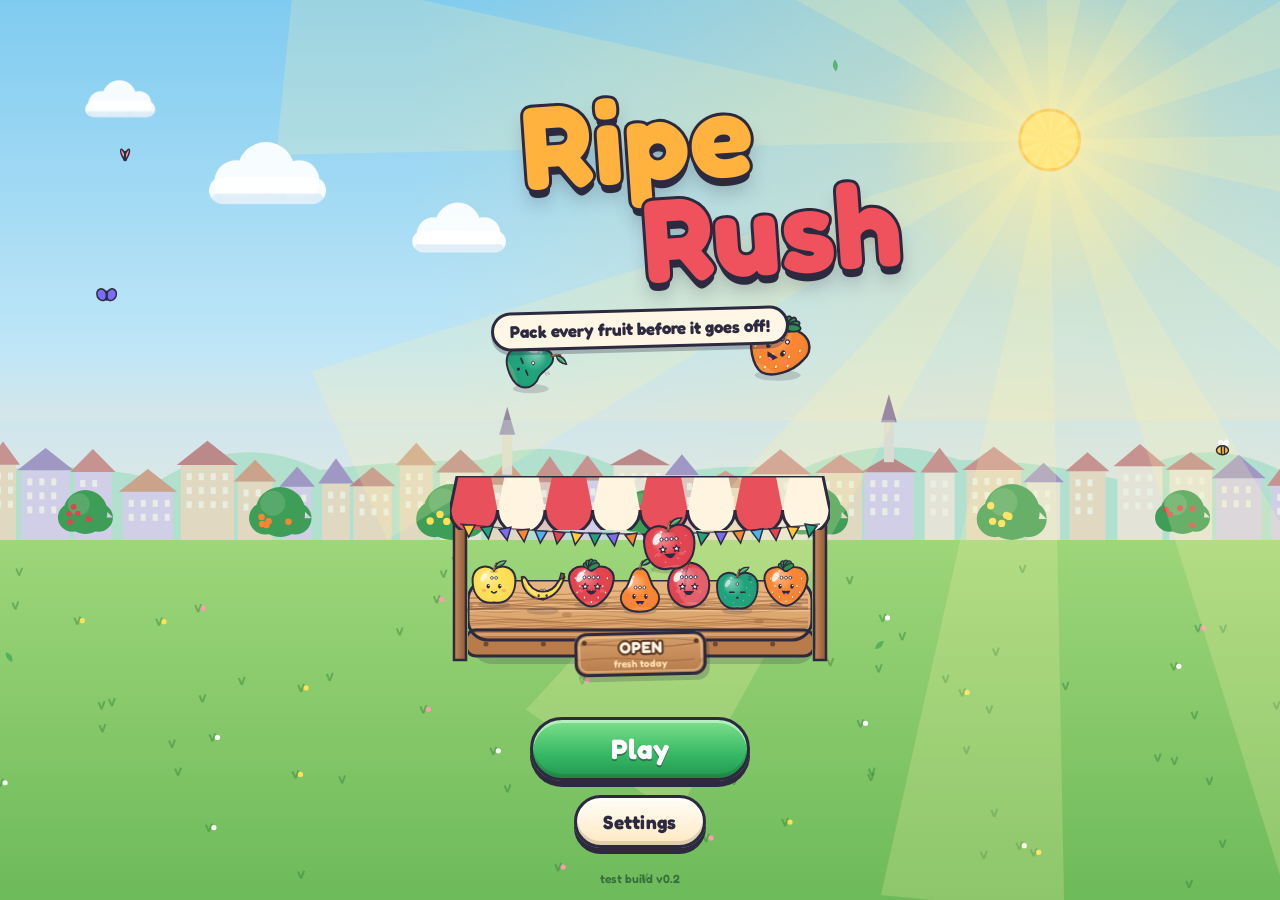
<file: index.html>
<!doctype html>
<html lang="en-GB">
<head>
<meta charset="utf-8">
<meta name="viewport" content="width=device-width, initial-scale=1, maximum-scale=1, user-scalable=no, viewport-fit=cover">
<meta name="theme-color" content="#7FCBF0">
<meta name="mobile-web-app-capable" content="yes">
<meta name="apple-mobile-web-app-capable" content="yes">
<title>Ripe Rush</title>
<link rel="manifest" href="manifest.webmanifest">
<link rel="icon" href="icons/icon-192.png">
<link rel="apple-touch-icon" href="icons/icon-192.png">
<link rel="preload" href="fonts/fredoka.woff2" as="font" type="font/woff2" crossorigin>
<link rel="stylesheet" href="style.css">
</head>
<body>
<canvas id="cv"></canvas>

<div id="hud" class="hidden">
  <button id="btnPause" class="pill small" aria-label="Pause">II</button>
</div>

<section id="title" class="screen">
  <div class="logo"><span class="l1">Ripe</span><span class="l2">Rush</span></div>
  <p class="tag">Pack every fruit before it goes off!</p>
  <div class="titlebtns">
    <button id="btnPlay" class="pill big">Play</button>
    <button id="btnSettingsT" class="pill ghost">Settings</button>
  </div>
  <div id="version" class="version">test build v0.2</div>
</section>

<section id="levels" class="screen hidden">
  <div id="lvMap" class="map"><div id="lvGrid" class="mapinner"></div></div>
  <div class="topbar"><button id="btnLvBack" class="pill small">Back</button><h2 class="woodsign">Orchard Road</h2><span id="starTotal" class="startotal"></span></div>
</section>

<section id="pause" class="screen overlay hidden">
  <div class="card">
    <h2>Paused</h2>
    <div class="toggles" data-toggles></div>
    <button id="btnResume" class="pill big">Resume</button>
    <div class="row"><button id="btnRestart" class="pill">Restart</button><button id="btnQuit" class="pill">Levels</button></div>
  </div>
</section>

<section id="settings" class="screen overlay hidden">
  <div class="card">
    <h2>Settings</h2>
    <div class="toggles" data-toggles></div>
    <button id="btnSettingsDone" class="pill big">Done</button>
  </div>
</section>

<section id="result" class="screen overlay hidden">
  <div class="rays"></div>
  <div class="card">
    <h2 id="resTitle" class="woodsign">Level complete!</h2>
    <div id="resStars" class="resstars"></div>
    <p id="resText"></p>
    <button id="btnNext" class="pill big">Next</button>
    <div class="row"><button id="btnRetry" class="pill">Replay</button><button id="btnResLevels" class="pill">Levels</button></div>
  </div>
</section>

<section id="debug" class="screen hidden">
  <div class="topbar"><button id="btnDbgBack" class="pill small">Back</button><h2>Playtest stats</h2></div>
  <pre id="dbgText"></pre>
  <div class="row wrap"><button id="btnDbgCopy" class="pill">Copy</button><button id="btnDbgUnlock" class="pill">Unlock all</button><button id="btnDbgReset" class="pill">Reset all</button></div>
</section>

<script src="logic.js"></script>
<script src="levels.js"></script>
<script src="art.js"></script>
<script src="scene.js"></script>
<script src="audio.js"></script>
<script src="main.js"></script>
</body>
</html>
</file>
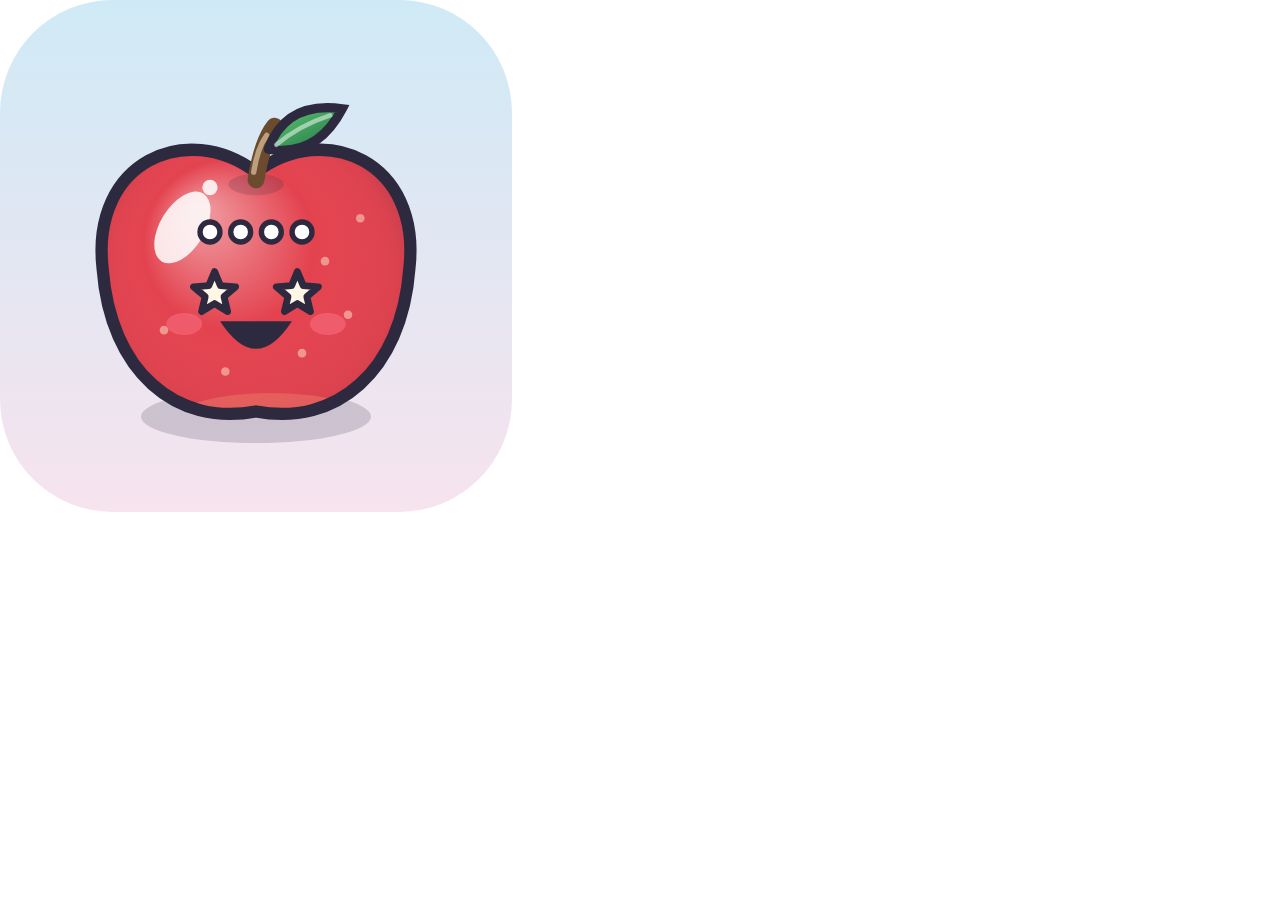
<file: icon.html>
<!doctype html><body style="margin:0"><canvas id="c"></canvas><script src="art.js"></script><script>
var p=new URLSearchParams(location.search),S=+p.get('s')||512,m=p.get('m');var c=document.getElementById('c');c.width=c.height=S;var x=c.getContext('2d');
var g=x.createLinearGradient(0,0,0,S);g.addColorStop(0,'#CFEAF6');g.addColorStop(1,'#F6E3EE');x.fillStyle=g;
if(m){x.fillRect(0,0,S,S);}else{ART.roundRect(x,0,0,S,S,S*0.22);x.fill();}
var k=m?0.62:0.8;ART.drawFruit(x,S*0.5,S*0.54,S*0.36*k,'apple',3.4,{t:0.3});
</script></body>
</file>
<file: style.css>
@font-face { font-family:"Fredoka"; src:url("fonts/fredoka.woff2") format("woff2"); font-weight:300 700; font-display:swap; }
:root { --ink:#2D2A40; --cream:#FFF6E5; --violet:#7B6CF6; --gold:#FFC83D; --tomato:#E8505B; --leaf:#2FA35E; --wood:#C98B5A; --wooddk:#8E5A36; }
* { box-sizing:border-box; -webkit-tap-highlight-color:transparent; user-select:none; -webkit-user-select:none; }
html,body { margin:0; height:100%; overflow:hidden; background:linear-gradient(#7FCBF0,#BFE6F7 60%,#9ED67A 60%); font-family:"Fredoka", "Trebuchet MS", system-ui, -apple-system, Roboto, sans-serif; font-weight:600; color:var(--ink); touch-action:none; overscroll-behavior:none; }
canvas { position:fixed; inset:0; width:100vw; height:100vh; display:block; }
.hidden { display:none !important; }
.screen { position:fixed; inset:0; display:flex; flex-direction:column; align-items:center; justify-content:center; gap:14px; padding:max(16px, env(safe-area-inset-top)) 16px max(16px, env(safe-area-inset-bottom)); }
.overlay { background:radial-gradient(circle at 50% 45%, rgba(45,42,64,0.15), rgba(45,42,64,0.55)); }
.card { position:relative; background:var(--cream); border:3px solid var(--ink); border-radius:24px; padding:40px 20px 22px; width:min(92vw,360px); display:flex; flex-direction:column; align-items:center; gap:12px; box-shadow:0 7px 0 rgba(45,42,64,0.35); animation:pop .32s cubic-bezier(.34,1.56,.64,1); overflow:visible; }
/* little striped awning across the top of every card */
.card::before { content:""; position:absolute; left:-3px; right:-3px; top:-3px; height:30px; border:3px solid var(--ink); border-radius:24px 24px 0 0;
  background:repeating-linear-gradient(90deg, var(--tomato) 0 28px, #FFF4E0 28px 56px); }
.card::after { content:""; position:absolute; left:0; right:0; top:24px; height:14px;
  background:radial-gradient(circle at 14px 0, var(--tomato) 13px, transparent 14px) 0 0/56px 14px repeat-x, radial-gradient(circle at 42px 0, #FFF4E0 13px, transparent 14px) 0 0/56px 14px repeat-x; }
@keyframes pop { from { transform:scale(.8); opacity:0 } to { transform:scale(1); opacity:1 } }
h2 { margin:0; font-size:26px; font-weight:700; }
.woodsign { background:linear-gradient(#D9A26C,#B4794A); color:#FFF6E5; border:3px solid var(--ink); border-radius:14px; padding:6px 18px; box-shadow:0 4px 0 rgba(45,42,64,.3), inset 0 0 0 3px rgba(255,230,190,.35); text-shadow:0 2px 0 #5A3420, 0 -1px 0 #5A3420, 2px 0 0 #5A3420, -2px 0 0 #5A3420; position:relative; z-index:1; }
.pill { font:inherit; font-weight:700; font-size:19px; color:#fff; letter-spacing:.3px; background:linear-gradient(#FF8A5C, #E8505B 60%, #D23A48); border:3px solid var(--ink); border-radius:999px; padding:12px 26px; min-height:52px; box-shadow:0 6px 0 var(--ink), inset 0 3px 0 rgba(255,255,255,.45), inset 0 -4px 0 rgba(0,0,0,.12); cursor:pointer; transition:transform .1s; text-shadow:0 2px 0 rgba(45,42,64,.45); position:relative; }
.pill:active { transform:translateY(5px); box-shadow:0 1px 0 var(--ink), inset 0 3px 0 rgba(255,255,255,.45); }
.pill.big { font-size:28px; padding:12px 54px; min-width:220px; background:linear-gradient(#7FE08A, #36B865 60%, #23984F); }
.pill.small { padding:6px 14px; min-height:44px; min-width:48px; font-size:18px; }
.pill.ghost { background:linear-gradient(#FFFDF6,#FFE9C2); color:var(--ink); text-shadow:none; }
#btnPause { width:48px; height:48px; padding:0; border-radius:50%; background:linear-gradient(#FFE680,#FFC83D 60%,#F0A800); color:var(--ink); text-shadow:none; font-size:18px; }
.row { display:flex; gap:12px; justify-content:center; }
.row .pill { background:linear-gradient(#FFFDF6,#FFE9C2); color:var(--ink); text-shadow:none; }
.row.wrap { flex-wrap:wrap; }
#title { justify-content:flex-start; }
.logo { display:flex; flex-direction:column; align-items:center; line-height:.86; transform:rotate(-4deg); margin-top:8vh; animation:logoBob 3.5s ease-in-out infinite; }
.logo span { font-weight:700; font-size:min(24vw,118px); color:#fff; -webkit-text-stroke:6px var(--ink); paint-order:stroke fill; text-shadow:0 8px 0 var(--ink), 0 14px 18px rgba(45,42,64,.25); letter-spacing:1px; }
.logo .l1 { color:#FFB23E; } .logo .l2 { color:#F0525D; margin-left:20vw; }
@keyframes logoBob { 50% { transform:rotate(-2deg) translateY(-6px) } }
.tag { font-weight:700; font-size:17px; margin:4px 0 0; text-align:center; background:var(--cream); border:3px solid var(--ink); border-radius:999px; padding:6px 16px; box-shadow:0 4px 0 rgba(45,42,64,.3); transform:rotate(-1.5deg); }
.titlebtns { position:absolute; bottom:max(52px, calc(env(safe-area-inset-bottom) + 44px)); display:flex; flex-direction:column; align-items:center; gap:14px; }
.version { position:absolute; bottom:max(6px, env(safe-area-inset-bottom)); font-size:12px; opacity:.7; padding:8px; color:#1E5130; }
#hud { position:fixed; top:max(6px, env(safe-area-inset-top)); left:8px; }
.topbar { position:absolute; top:max(10px, env(safe-area-inset-top)); left:10px; right:10px; display:flex; align-items:center; gap:10px; z-index:2; }
.topbar h2 { flex:1; text-align:center; font-size:22px; }
.startotal { font-weight:700; font-size:17px; background:var(--cream); border:3px solid var(--ink); border-radius:999px; padding:7px 12px; box-shadow:0 4px 0 rgba(45,42,64,.3); white-space:nowrap; }
/* level select: a winding orchard road */
#levels { padding:0; display:block; }
.map { position:absolute; inset:0; overflow-y:auto; overflow-x:hidden; touch-action:pan-y; -webkit-overflow-scrolling:touch; }
.mapinner { position:relative; width:min(100vw,440px); margin:0 auto; }
.mapinner svg { position:absolute; left:0; top:0; }
.lv { position:absolute; width:72px; height:72px; margin:-36px 0 0 -36px; border:3px solid var(--ink); border-radius:50%; background:var(--cream); font:inherit; font-weight:700; font-size:24px; color:var(--ink); display:flex; flex-direction:column; align-items:center; justify-content:flex-end; padding-bottom:9px; box-shadow:0 5px 0 var(--ink); overflow:visible; cursor:pointer; }
.lv::before { content:""; position:absolute; left:-3px; right:-3px; top:-3px; height:34px; border:3px solid var(--ink); border-radius:36px 36px 6px 6px; background:repeating-linear-gradient(90deg, var(--tomato) 0 11px, #FFF4E0 11px 22px); }
.lv .n { position:relative; line-height:1; }
.lv .st { position:absolute; bottom:-22px; font-size:17px; letter-spacing:-1px; color:rgba(255,255,255,.85); line-height:1; -webkit-text-stroke:1.5px var(--ink); paint-order:stroke fill; white-space:nowrap; }
.lv .st b { color:#FFC83D; font-weight:700; }
.lv:active { transform:translateY(4px); box-shadow:0 1px 0 var(--ink); }
.lv.locked { background:#E4DDE6; color:#9C94A6; box-shadow:0 5px 0 #8C8496; border-color:#8C8496; }
.lv.locked::before { background:repeating-linear-gradient(90deg, #B8B0C0 0 11px, #EEE8F0 11px 22px); border-color:#8C8496; }
.lv.next { background:#FFE680; animation:breathe 1.4s ease-in-out infinite; }
.lv.next::after { content:"YOU ARE HERE"; position:absolute; top:-30px; font-size:11px; background:var(--ink); color:#fff; border-radius:8px; padding:3px 7px; white-space:nowrap; }
@keyframes breathe { 50% { transform:scale(1.08) } }
.toggles { display:grid; grid-template-columns:1fr auto; gap:8px 14px; width:100%; align-items:center; font-weight:600; }
.tg { width:62px; height:34px; border-radius:999px; border:3px solid var(--ink); background:#d9d3df; position:relative; box-shadow:inset 0 3px 0 rgba(0,0,0,.12); }
.tg::after { content:""; position:absolute; top:3px; left:3px; width:22px; height:22px; border-radius:50%; background:#fff; border:2px solid var(--ink); transition:left .15s; }
.tg.on { background:#36B865; } .tg.on::after { left:29px; }
/* result: sunburst + stars popping in */
.rays { position:absolute; left:50%; top:45%; width:180vmax; height:180vmax; margin:-90vmax 0 0 -90vmax; background:repeating-conic-gradient(rgba(255,230,140,.32) 0 10deg, rgba(255,230,140,0) 10deg 20deg); border-radius:50%; animation:spin 30s linear infinite; pointer-events:none;
  -webkit-mask:radial-gradient(circle, #000 0, #000 20%, transparent 60%); mask:radial-gradient(circle, #000 0, #000 20%, transparent 60%); }
#result.lose .rays { display:none; }
@keyframes spin { to { transform:rotate(360deg) } }
#result .woodsign { margin-top:-6px; font-size:24px; }
.resstars { display:flex; gap:8px; height:78px; align-items:flex-end; }
.resstars svg { width:62px; height:62px; transform:scale(0); filter:drop-shadow(0 4px 0 rgba(45,42,64,.3)); }
.resstars svg:nth-child(2) { width:76px; height:76px; }
.resstars svg.in { animation:starin .45s cubic-bezier(.34,1.8,.64,1) forwards; }
@keyframes starin { 0% { transform:scale(0) rotate(-90deg) } 70% { transform:scale(1.25) rotate(8deg) } 100% { transform:scale(1) rotate(0) } }
#resText { margin:0; font-weight:600; text-align:center; }
.coinline { display:flex; align-items:center; gap:8px; font-size:22px; font-weight:700; background:#FFF0C8; border:3px solid var(--ink); border-radius:999px; padding:4px 16px 4px 6px; }
.coinline i { width:26px; height:26px; border-radius:50%; background:radial-gradient(circle at 35% 35%, #FFF2A8, #FFC83D 50%, #E0A000); border:2.5px solid var(--ink); display:inline-block; }
#debug pre { background:var(--cream); border:3px solid var(--ink); border-radius:16px; padding:14px; width:min(94vw,420px); max-height:62vh; overflow:auto; font-size:13px; white-space:pre-wrap; user-select:text; -webkit-user-select:text; margin-top:40px; font-family:ui-monospace, monospace; }
@media (prefers-reduced-motion: reduce) { .card, .lv.next, .logo, .rays, .resstars svg.in { animation:none; } .resstars svg { transform:scale(1); } }
body.reduced .card, body.reduced .lv.next, body.reduced .logo, body.reduced .rays { animation:none; }
body.reduced .resstars svg.in { animation:none; transform:scale(1); }
</file>
